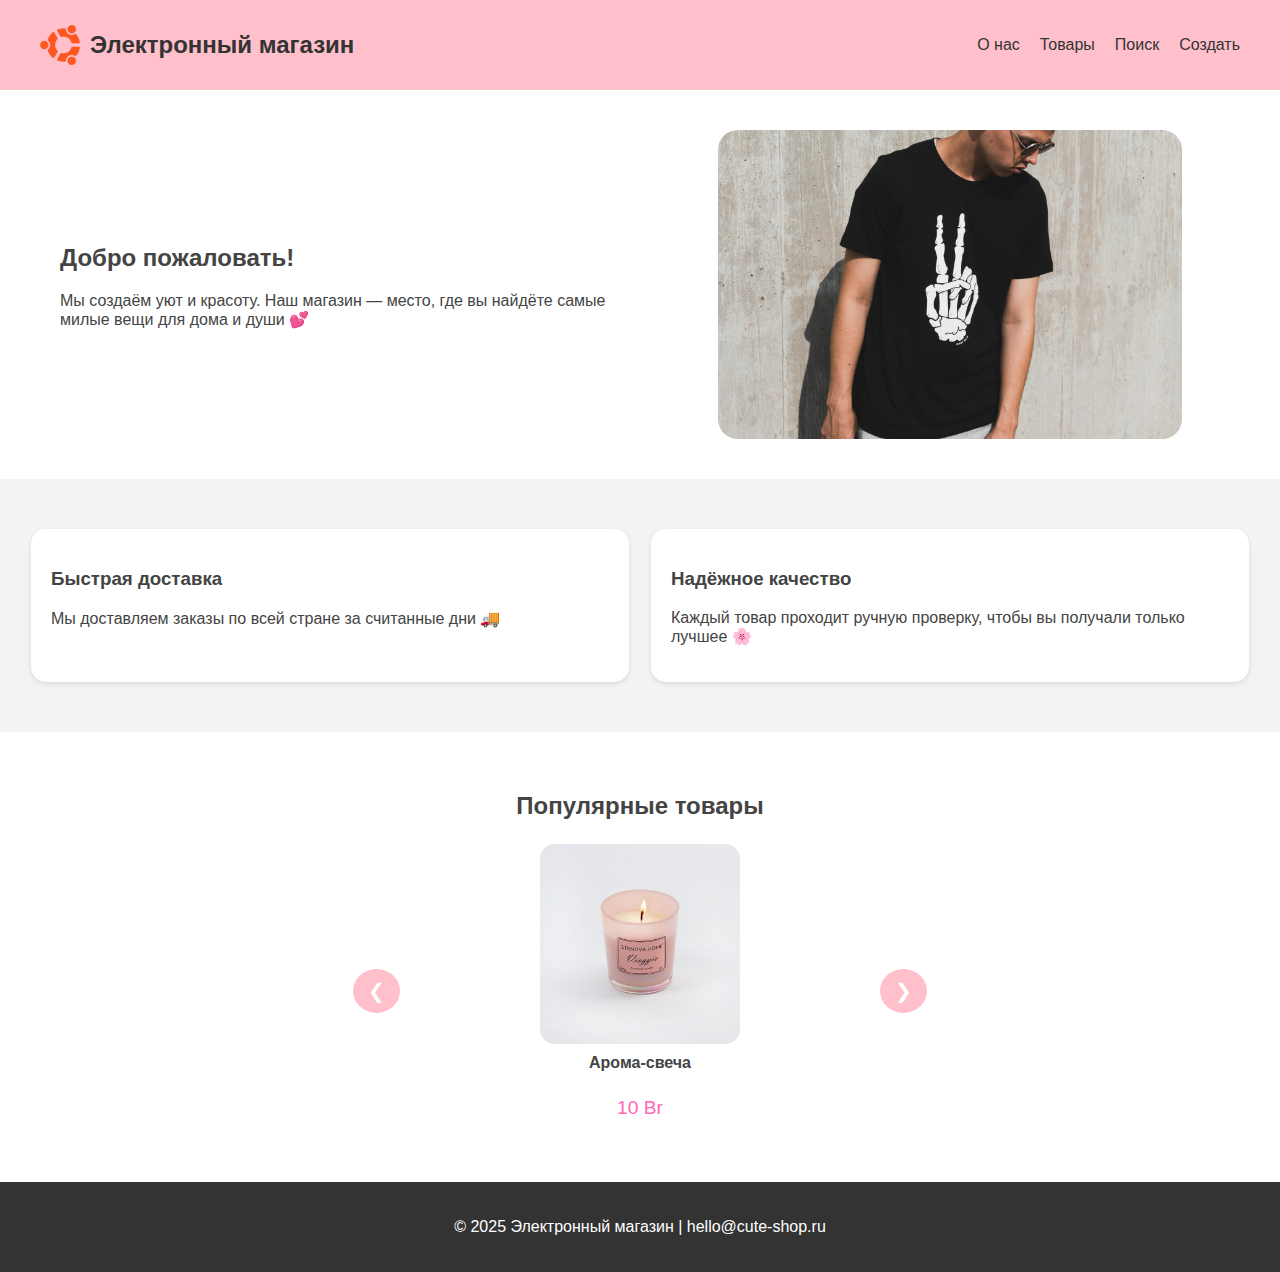
<file: Проект/index.html>
<!-- 
  ДЕКЛАРАЦИЯ ТИПА ДОКУМЕНТА HTML5
  Обязательная первая строка любого HTML-документа
  Сообщает браузеру, что это документ стандарта HTML5
  Без этой строки браузер может перейти в "режим совместимости" (quirks mode)
-->
<!DOCTYPE html>

<!-- 
  КОРНЕВОЙ ЭЛЕМЕНТ HTML С УКАЗАНИЕМ ЯЗЫКА
  lang="ru" - атрибут языка, критически важен для:
  - Поисковой оптимизации (SEO)
  - Доступности (скринридеры правильно произносят текст)
  - Автоматического перевода браузера
-->
<html lang="ru">

<!-- 
  СЕКЦИЯ HEAD - МЕТАДАННЫЕ ДОКУМЕНТА
  Содержит информацию для браузера и поисковых систем
  Не отображается напрямую на странице, но влияет на её поведение
-->
<head>
  <!-- 
    МЕТАТЕГ КОДИРОВКИ СИМВОЛОВ
    UTF-8 поддерживает все языки мира, включая кириллицу
    Без этого тега русские буквы могут отображаться как "кракозябры"
  -->
  <meta charset="UTF-8" />
  
  <!-- 
    VIEWPORT - КЛЮЧЕВОЙ МЕТАТЕГ ДЛЯ АДАПТИВНОГО ДИЗАЙНА
    Управляет отображением на мобильных устройствах:
    - width=device-width: ширина области просмотра равна ширине устройства
    - initial-scale=1.0: начальный масштаб 100% (без увеличения/уменьшения)
    
    Без этого тега мобильные браузеры будут масштабировать страницу 
    как десктопную, делая текст очень мелким
  -->
  <meta name="viewport" content="width=device-width, initial-scale=1.0" />
  
  <!-- 
    ЗАГОЛОВОК СТРАНИЦЫ (TITLE)
    Отображается в:
    - Вкладке браузера
    - Результатах поиска (SERP)
    - Закладках браузера
    Важен для SEO и пользовательского опыта
  -->
  <title>"Электронный" магазин</title>
  
  <!-- 
    ПОДКЛЮЧЕНИЕ ВНЕШНЕЙ ТАБЛИЦЫ СТИЛЕЙ CSS
    rel="stylesheet" - определяет отношение между документами
    href="style.css" - относительный путь к CSS-файлу
    Стили применяются ко всей странице
  -->
  <link rel="stylesheet" href="style.css" />
</head>

<!-- 
  ТЕЛО ДОКУМЕНТА (BODY)
  Содержит весь видимый контент, который пользователь видит в браузере
  Здесь размещаются все элементы интерфейса
-->
<body>

  <!-- 
    СЕМАНТИЧЕСКИЙ ТЕГ HEADER - ШАПКА САЙТА
    Представляет вводную часть или навигационную группу
    Семантические теги улучшают доступность и SEO
  -->
  <header class="header">
    <!-- 
      КОНТЕЙНЕР ДЛЯ ЛОГОТИПА И НАЗВАНИЯ
      class="logo-container" - CSS-класс для группировки и стилизации
      связанных элементов
    -->
    <div class="logo-container">
      <!-- 
        ИЗОБРАЖЕНИЕ ЛОГОТИПА
        src="images/logo.png" - относительный путь к файлу изображения
        alt="Эмблема" - АЛЬТЕРНАТИВНЫЙ ТЕКСТ (обязателен для доступности):
          - Читается скринридерами для слабовидящих
          - Показывается если изображение не загрузилось
          - Важен для SEO (поисковые системы "видят" изображения через alt)
        class="logo" - CSS-класс для стилизации конкретно этого изображения
      -->
      <img src="images/logo.png" alt="Эмблема" class="logo" />
      
      <!-- 
        ГЛАВНЫЙ ЗАГОЛОВОК СТРАНИЦЫ (H1)
        Должен быть ТОЛЬКО ОДИН на странице (семантический стандарт)
        Самый важный заголовок для SEO - должен точно описывать содержание
      -->
      <h1 class="site-title">Электронный магазин</h1>
    </div>

    <!-- 
      СЕМАНТИЧЕСКИЙ ТЕГ НАВИГАЦИИ (NAV)
      Представляет блок основных навигационных ссылок
      Скринридеры и поисковые системы понимают, что это меню навигации
    -->
    <nav class="nav">
      <!-- 
        НАВИГАЦИОННЫЕ ССЫЛКИ
        Структура предполагает следующие страницы:
        - about.html: страница "О нас" с подробной информацией
        - #products: якорная ссылка на секцию с товарами на этой же странице
        - search.html: страница поиска товаров
        - create.html: страница создания новых товаров
      -->
      <a href="about.html" class="active">О нас</a>
      
      <!-- 
        ЯКОРНАЯ ССЫЛКА НА СЕКЦИЮ НА ЭТОЙ ЖЕ СТРАНИЦЕ
        #products - ссылается на элемент с id="products"
        При клике страница прокрутится к этой секции
      -->
      <a href="#products">Товары</a>
      <a href="search.html">Поиск</a>
      <a href="create.html">Создать</a>
    </nav>
  </header>

  <!-- 
    СЕКЦИЯ "О НАС" С СЕМАНТИЧЕСКИМ ID
    id="about" - уникальный идентификатор для:
      - Якорных ссылок (<a href="#about">)
      - CSS-стилизации (#about { ... })
      - JavaScript (document.getElementById('about'))
    class="about-section" - CSS-класс для стилизации
  -->
  <section id="about" class="about-section">
    <!-- 
      ТЕКСТОВАЯ ЧАСТЬ СЕКЦИИ
      Содержит заголовок и описание компании
    -->
    <div class="about-text">
      <!-- 
        ЗАГОЛОВОК ВТОРОГО УРОВНЯ (H2)
        Иерархия заголовков: h1 > h2 > h3 > h4 > h5 > h6
        Важно соблюдать порядок для семантики и SEO
      -->
      <h2>Добро пожаловать!</h2>
      
      <!-- 
        ОСНОВНОЙ ТЕКСТ СЕКЦИИ
        Содержит эмодзи ❤️ - современный способ добавления иконок
        Эмодзи поддерживаются всеми современными браузерами
      -->
      <p>
        Мы создаём уют и красоту. Наш магазин — место, где вы найдёте самые милые вещи для дома и души 💕
      </p>
    </div>
    
    <!-- 
      ЧАСТЬ С ИЗОБРАЖЕНИЕМ
      class="about-image" - CSS-класс для позиционирования и стилизации изображения
    -->
    <div class="about-image">
      <!-- 
        ОСНОВНОЕ ИЗОБРАЖЕНИЕ МАГАЗИНА
        src="images/main.jpg" - главное изображение страницы
        alt="Магазин" - описание изображения для доступности и SEO
      -->
      <img src="images/main.jpg" alt="Магазин" />
    </div>
  </section>

  <!-- 
    СЕКЦИЯ С ДВУМЯ ИНФОРМАЦИОННЫМИ КОЛОНКАМИ
    class="info-section" - CSS-класс для общего контейнера
    Предполагается flexbox или grid layout в CSS для расположения колонок
  -->
  <section class="info-section">
    <!-- 
      ПЕРВАЯ ИНФОРМАЦИОННАЯ КОЛОНКА
      class="info-column" - CSS-класс для стилизации колонок
    -->
    <div class="info-column">
      <!-- Заголовок третьего уровня для подраздела -->
      <h3>Быстрая доставка</h3>
      
      <!-- 
        Текст колонки с эмодзи
        Эмодзи 🚚 визуально усиливает сообщение о доставке
      -->
      <p>Мы доставляем заказы по всей стране за считанные дни 🚚</p>
    </div>
    
    <!-- ВТОРАЯ ИНФОРМАЦИОННАЯ КОЛОНКА -->
    <div class="info-column">
      <h3>Надёжное качество</h3>
      <p>Каждый товар проходит ручную проверку, чтобы вы получали только лучшее 🌸</p>
    </div>
  </section>

  <!-- 
    СЕКЦИЯ КАРУСЕЛИ С ТОВАРАМИ
    id="products" - якорь для навигационной ссылки <a href="#products">
    class="carousel-section" - CSS-класс для стилизации всей секции
  -->
  <section id="products" class="carousel-section">
    <!-- Заголовок секции товаров -->
    <h2>Популярные товары</h2>
    
    <!-- 
      ОСНОВНОЙ КОНТЕЙНЕР КАРУСЕЛИ
      class="carousel" - CSS-класс для позиционирования элементов карусели
    -->
    <div class="carousel">
      <!-- 
        КНОПКА "НАЗАД" КАРУСЕЛИ
        class="carousel-btn prev" - CSS-классы для стилизации кнопки
        &#10094; - HTML-сущность для символа "◀" (левая стрелка)
        Содержимое кнопки будет обрабатываться JavaScript
      -->
      <button class="carousel-btn prev">&#10094;</button>

      <!-- 
        ОКНО КАРУСЕЛИ - ВИДИМАЯ ОБЛАСТЬ
        class="carousel-window" - CSS-класс с overflow: hidden
        Обрезает содержимое, показывая только один товар за раз
      -->
      <div class="carousel-window">
        <!-- 
          ДОРОЖКА КАРУСЕЛИ - ПЕРЕМЕЩАЮЩАЯСЯ ЧАСТЬ
          class="carousel-track" - CSS-класс для контейнера всех товаров
          Будет ЗАПОЛНЕНА ДИНАМИЧЕСКИ через JavaScript из products.js
          JavaScript будет создавать карточки товаров и добавлять их сюда
        -->
        <div class="carousel-track">
          <!-- 
            ПРИМЕР ТОГО, ЧТО СОЗДАСТ JAVASCRIPT:
            <div class="carousel-item">
              <img src="images/product1.jpg" alt="Название товара">
              <div class="product-name">Название товара</div>
              <div class="product-price">100 Br</div>
            </div>
          -->
        </div>
      </div>

      <!-- 
        КНОПКА "ВПЕРЁД" КАРУСЕЛИ
        &#10095; - HTML-сущность для символа "▶" (правая стрелка)
      -->
      <button class="carousel-btn next">&#10095;</button>
    </div>
  </section>

  <!-- 
    СЕМАНТИЧЕСКИЙ ТЕГ FOOTER - ПОДВАЛ СТРАНИЦЫ
    id="contact" - идентификатор для контактной информации
    class="footer" - CSS-класс для стилизации подвала
  -->
  <footer id="contact" class="footer">
    <!-- 
      ИНФОРМАЦИЯ О КОПИРАЙТЕ И КОНТАКТАХ
      &copy; - HTML-сущность для символа авторского права ©
      | - разделитель информации
      hello@cute-shop.ru - контактный email
    -->
    <p>© 2025 Электронный магазин | hello@cute-shop.ru</p>
  </footer>

  <!-- 
    ПОДКЛЮЧЕНИЕ JAVASCRIPT ФАЙЛОВ
    Скрипты подключаются В КОНЦЕ BODY для оптимизации загрузки:
    
    ПРЕИМУЩЕСТВА:
    1. ⚡ Страница отображается быстрее (HTML и CSS загружаются первыми)
    2. 🎯 Гарантия что DOM-элементы уже созданы к моменту выполнения скриптов
    3. 🚀 Скрипты не блокируют отображение контента
  -->
  
  <!-- 
    products.js - СОДЕРЖИТ ДАННЫЕ О ТОВАРАХ
    Предполагаемая структура:
    const productStore = {
      categories: {
        "Электроника": [
          { name: "Смартфон", price: "500 Br", image: "phone.jpg" },
          { name: "Ноутбук", price: "1000 Br", image: "laptop.jpg" }
        ],
        // ... другие категории
      }
    };
  -->
  <script src="products.js"></script>
  
  <!-- 
    script.js - ОСНОВНОЙ СКРИПТ ДЛЯ ГЛАВНОЙ СТРАНИЦЫ
    Содержит:
    - Логику работы карусели товаров
    - Обработчики событий для кнопок
    - Функции для динамического создания элементов карусели
    - Взаимодействие с данными из products.js
  -->
  <script src="script.js"></script>

</body>
<!-- КОНЕЦ HTML-ДОКУМЕНТА -->
</html>
</file>
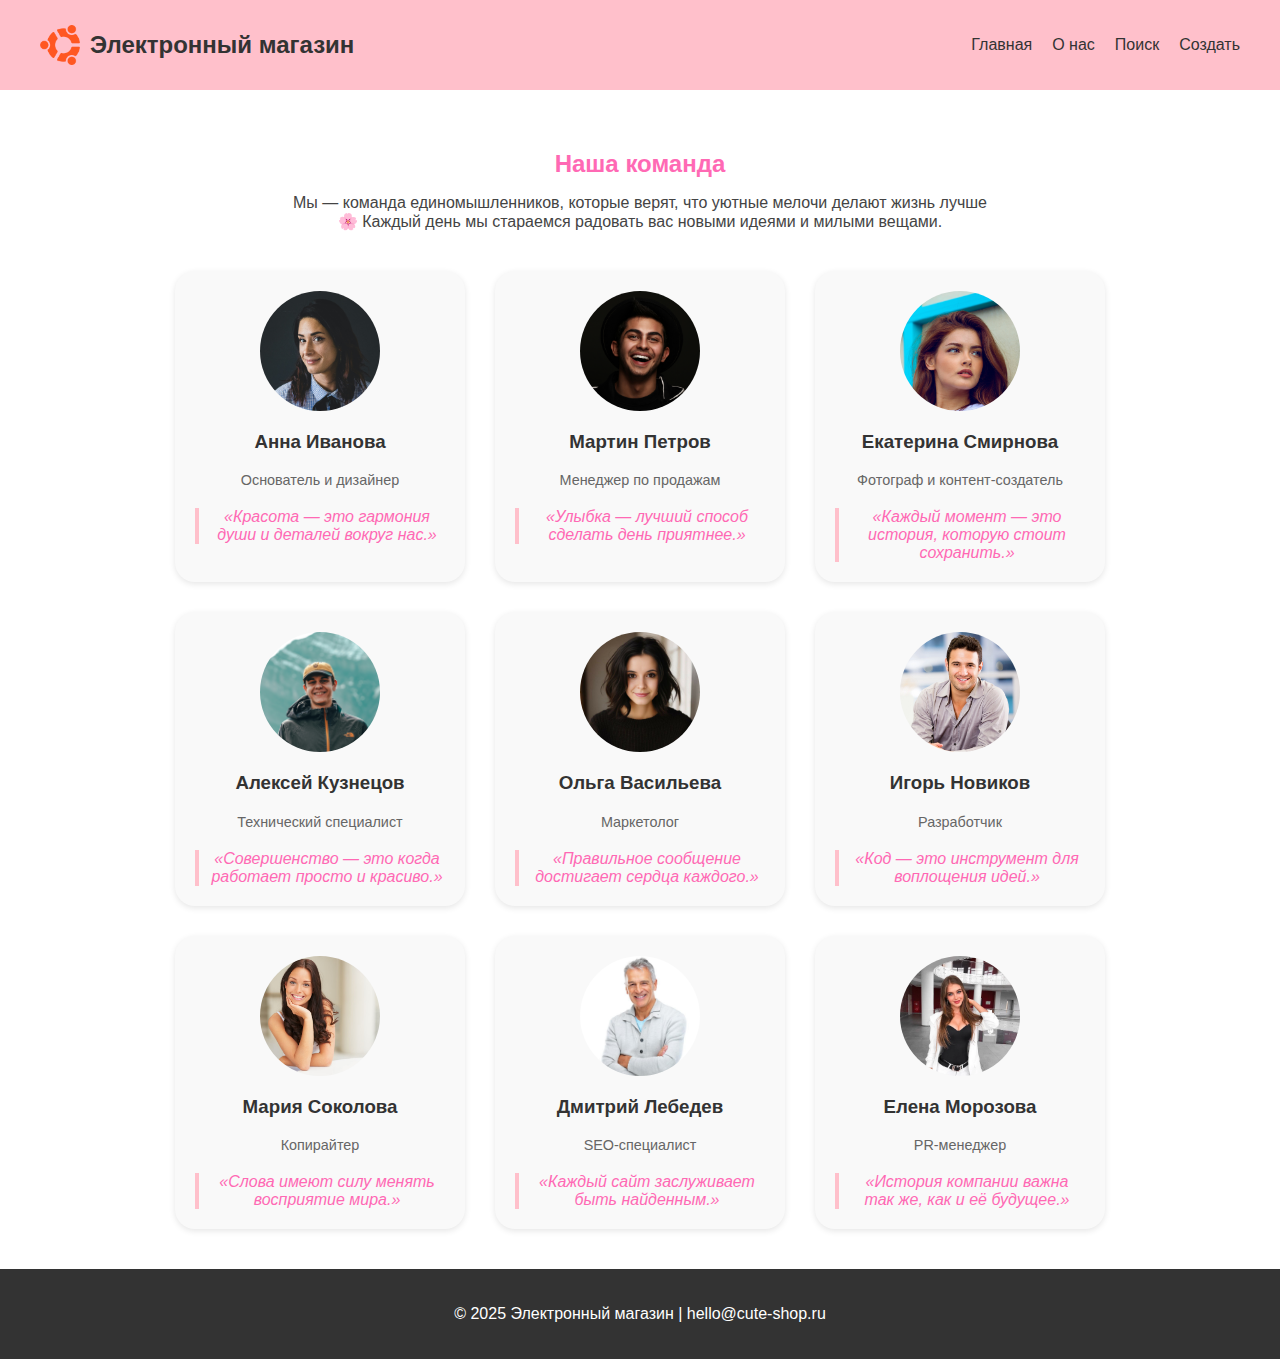
<file: Проект/about.html>
<!-- 
  ДЕКЛАРАЦИЯ ТИПА ДОКУМЕНТА HTML5
  Обязательная первая строка, сообщает браузеру что это документ стандарта HTML5
  Без этой строки браузер может перейти в "режим совместимости" (quirks mode)
  что приведет к некорректному отображению страницы
-->
<!DOCTYPE html>

<!-- 
  КОРНЕВОЙ ЭЛЕМЕНТ HTML С УКАЗАНИЕМ ЯЗЫКА
  lang="ru" - атрибут языка, критически важен для:
  - Поисковой оптимизации (SEO) - поисковые системы понимают язык контента
  - Доступности - скринридеры правильно произносят текст
  - Автоматического перевода браузера
-->
<html lang="ru">

<!-- 
  СЕКЦИЯ HEAD - МЕТАДАННЫЕ ДОКУМЕНТА
  Содержит служебную информацию для браузера и поисковых систем
  Не отображается напрямую на странице, но влияет на её поведение и отображение
-->
<head>
  <!-- 
    МЕТАТЕГ КОДИРОВКИ СИМВОЛОВ
    UTF-8 (Unicode Transformation Format) - универсальная кодировка,
    поддерживающая все языки мира, включая русские буквы
    Без этого тега кириллица может отображаться как "кракозябры"
  -->
  <meta charset="UTF-8" />
  
  <!-- 
    VIEWPORT - КРИТИЧЕСКИ ВАЖНЫЙ МЕТАТЕГ ДЛЯ АДАПТИВНОГО ДИЗАЙНА
    Управляет отображением на мобильных устройствах:
    - width=device-width: ширина области просмотра равна ширине устройства
    - initial-scale=1.0: начальный масштаб 100% (без увеличения/уменьшения)
    
    Без этого тега мобильные браузеры будут масштабировать страницу 
    как десктопную, делая текст очень мелким
  -->
  <meta name="viewport" content="width=device-width, initial-scale=1.0" />
  
  <!-- 
    ЗАГОЛОВОК СТРАНИЦЫ (TITLE)
    Отображается в:
    - Вкладке браузера
    - Результатах поиска (SERP - Search Engine Results Page)
    - Закладках браузера
    - Истории просмотров
    
    Важен для SEO и пользовательского опыта
    "О нас — Электронный магазин" четко описывает содержание страницы
  -->
  <title>О нас — Электронный магазин</title>
  
  <!-- 
    ПОДКЛЮЧЕНИЕ ВНЕШНЕЙ ТАБЛИЦЫ СТИЛЕЙ CSS
    rel="stylesheet" - определяет отношение между документами (relationship)
    href="style.css" - относительный путь к CSS-файлу
    
    Стили применяются ко всей странице и определяют внешний вид элементов
    Один CSS-файл используется для всех страниц сайта для единообразия дизайна
  -->
  <link rel="stylesheet" href="style.css" />
</head>

<!-- 
  ТЕЛО ДОКУМЕНТА (BODY)
  Содержит весь видимый контент, который пользователь видит в браузере
  Здесь размещаются все элементы интерфейса: текст, изображения, навигация и т.д.
-->
<body>

  <!-- 
    СЕМАНТИЧЕСКИЙ ТЕГ HEADER - ШАПКА САЙТА
    Представляет вводную часть или навигационную группу
    Семантические теги улучшают:
    - Доступность (скринридеры понимают структуру)
    - SEO (поисковые системы лучше индексируют контент)
    - Читаемость кода для разработчиков
  -->
  <header class="header">
    <!-- 
      КОНТЕЙНЕР ДЛЯ ЛОГОТИПА И НАЗВАНИЯ
      class="logo-container" - CSS-класс для группировки и стилизации
      связанных элементов (логотип и название сайта)
    -->
    <div class="logo-container">
      <!-- 
        ИЗОБРАЖЕНИЕ ЛОГОТИПА
        src="images/logo.png" - относительный путь к файлу изображения
        alt="Эмблема" - АЛЬТЕРНАТИВНЫЙ ТЕКСТ (обязателен для доступности):
          - Читается скринридерами для слабовидящих
          - Показывается если изображение не загрузилось
          - Важен для SEO (поисковые системы "видят" изображения через alt)
        class="logo" - CSS-класс для стилизации конкретно этого изображения
      -->
      <img src="images/logo.png" alt="Эмблема" class="logo" />
      
      <!-- 
        ГЛАВНЫЙ ЗАГОЛОВОК СТРАНИЦЫ (H1)
        Должен быть ТОЛЬКО ОДИН на странице (семантический стандарт)
        Самый важный заголовок для SEO - должен точно описывать содержание страницы
        "Электронный магазин" - брендовое название, одинаковое на всех страницах
      -->
      <h1 class="site-title">Электронный магазин</h1>
    </div>

    <!-- 
      СЕМАНТИЧЕСКИЙ ТЕГ НАВИГАЦИИ (NAV)
      Представляет блок основных навигационных ссылок
      Скринридеры и поисковые системы понимают, что это меню навигации
    -->
    <nav class="nav">
      <!-- 
        НАВИГАЦИОННЫЕ ССЫЛКИ - СТРУКТУРА САЙТА:
        
        Структура файлов предполагается такой:
        project/
        ├── index.html      (Главная страница)
        ├── about.html      (О нас - текущая страница)  
        ├── search.html     (Поиск товаров)
        ├── create.html     (Создание товаров)
        ├── style.css       (Общие стили)
        └── images/
            └── logo.png    (Логотип)
      -->
      
      <!-- Ссылка на главную страницу -->
      <a href="index.html">Главная</a>
      
      <!-- 
        ССЫЛКА НА ТЕКУЩУЮ СТРАНИЦУ С КЛАССОМ "active"
        class="active" - специальный CSS-класс для визуального выделения
        текущей страницы в меню навигации
        
        Обычно стилизуется другим цветом, подчеркиванием или жирным шрифтом
        чтобы пользователь понимал, на какой странице он находится
      -->
      <a href="about.html" class="active">О нас</a>
      
      <!-- Ссылка на страницу поиска товаров -->
      <a href="search.html">Поиск</a>
      
      <!-- Ссылка на страницу создания новых товаров -->
      <a href="create.html">Создать</a>
    </nav>
  </header>

  <!-- 
    СЕМАНТИЧЕСКИЙ ТЕГ MAIN - ОСНОВНОЕ СОДЕРЖИМОЕ СТРАНИЦЫ
    Должен быть ТОЛЬКО ОДИН на странице
    Представляет уникальное основное содержимое страницы
    Помогает скринридерам понять, где начинается основной контент
  -->
  <main class="about-page">
    <!-- 
      СЕКЦИЯ ВВЕДЕНИЯ О КОМАНДЕ
      section - семантический тег для логического раздела контента
      class="team-intro" - CSS-класс для стилизации этой конкретной секции
    -->
    <section class="team-intro">
      <!-- 
        ЗАГОЛОВОК СЕКЦИИ (H2)
        Второй по важности заголовок после H1
        Создает иерархию: H1 (страница) > H2 (раздел) > H3 (подраздел)
      -->
      <h2>Наша команда</h2>
      
      <!-- 
        ОПИСАНИЕ КОМАНДЫ
        Содержит эмодзи 🌸 - современный способ добавления визуальных акцентов
        Эмодзи поддерживаются всеми современными браузерами и улучшают восприятие текста
      -->
      <p>
        Мы — команда единомышленников, которые верят, что уютные мелочи делают жизнь лучше 🌸  
        Каждый день мы стараемся радовать вас новыми идеями и милыми вещами.
      </p>
    </section>

    <!-- 
      СЕКЦИЯ КОМАНДЫ - ДИНАМИЧЕСКИ ЗАПОЛНЯЕМАЯ ЧЕРЕЗ JAVASCRIPT
      
      id="team" - уникальный идентификатор для:
        - JavaScript (document.getElementById('team'))
        - CSS-стилизации (#team { ... })
      
      class="team-section" - CSS-класс для стилизации контейнера команды
      
      ЭТОТ КОНТЕЙНЕР БУДЕТ ЗАПОЛНЕН ДИНАМИЧЕСКИ через JavaScript (about.js)
      JavaScript создаст карточки сотрудников и добавит их внутрь этого элемента
    -->
    <section id="team" class="team-section">
      <!-- 
        ПРИМЕР ТОГО, ЧТО СОЗДАСТ JAVASCRIPT:
        
        <div class="team-member">
          <img src="images/team/anna.jpg" alt="Анна">
          <h3>Анна</h3>
          <p class="position">Основатель магазина</p>
          <blockquote>Люблю создавать уют!</blockquote>
        </div>
        
        <div class="team-member">
          <img src="images/team/maria.jpg" alt="Мария">
          <h3>Мария</h3>
          <p class="position">Дизайнер</p>
          <blockquote>Красота в деталях!</blockquote>
        </div>
      -->
    </section>
  </main>

  <!-- 
    СЕМАНТИЧЕСКИЙ ТЕГ FOOTER - ПОДВАЛ СТРАНИЦЫ
    id="contact" - идентификатор для контактной информации
    class="footer" - CSS-класс для стилизации подвала
  -->
  <footer id="contact" class="footer">
    <!-- 
      ИНФОРМАЦИЯ О КОПИРАЙТЕ И КОНТАКТАХ
      &copy; - HTML-сущность для символа авторского права ©
      | - разделитель информации (просто символ, не имеющий семантического значения)
      hello@cute-shop.ru - контактный email для связи с компанией
    -->
    <p>© 2025 Электронный магазин | hello@cute-shop.ru</p>
  </footer>

  <!-- 
    ПОДКЛЮЧЕНИЕ JAVASCRIPT ФАЙЛА
    Скрипты подключаются В КОНЦЕ BODY для оптимизации загрузки страницы
    
    ПРЕИМУЩЕСТВА ТАКОГО ПОДХОДА:
    1. ⚡ ПРОИЗВОДИТЕЛЬНОСТЬ: 
       - HTML и CSS загружаются и отображаются первыми
       - Пользователь видит страницу быстрее
       - Скрипты не блокируют отображение контента
    
    2. 🎯 ДОСТУПНОСТЬ DOM:
       - К моменту выполнения скриптов все DOM-элементы уже созданы
       - document.getElementById() гарантированно найдет элементы
       - Не нужно ждать события DOMContentLoaded внутри скрипта
    
    3. 📱 ЛУЧШИЙ ПОЛЬЗОВАТЕЛЬСКИЙ ОПЫТ:
       - Страница становится интерактивной быстрее
       - Меньше времени до первой отрисовки контента
  -->
  
  <!-- 
    about.js - СКРИПТ ДЛЯ СТРАНИЦЫ "О НАС"
    Содержит логику для:
    - Динамического создания карточек сотрудников
    - Заполнения секции #team данными о команде
    - Возможно: анимации, взаимодействия с карточками
  -->
  <script src="about.js"></script>

</body>
<!-- КОНЕЦ HTML-ДОКУМЕНТА -->
</html>
</file>
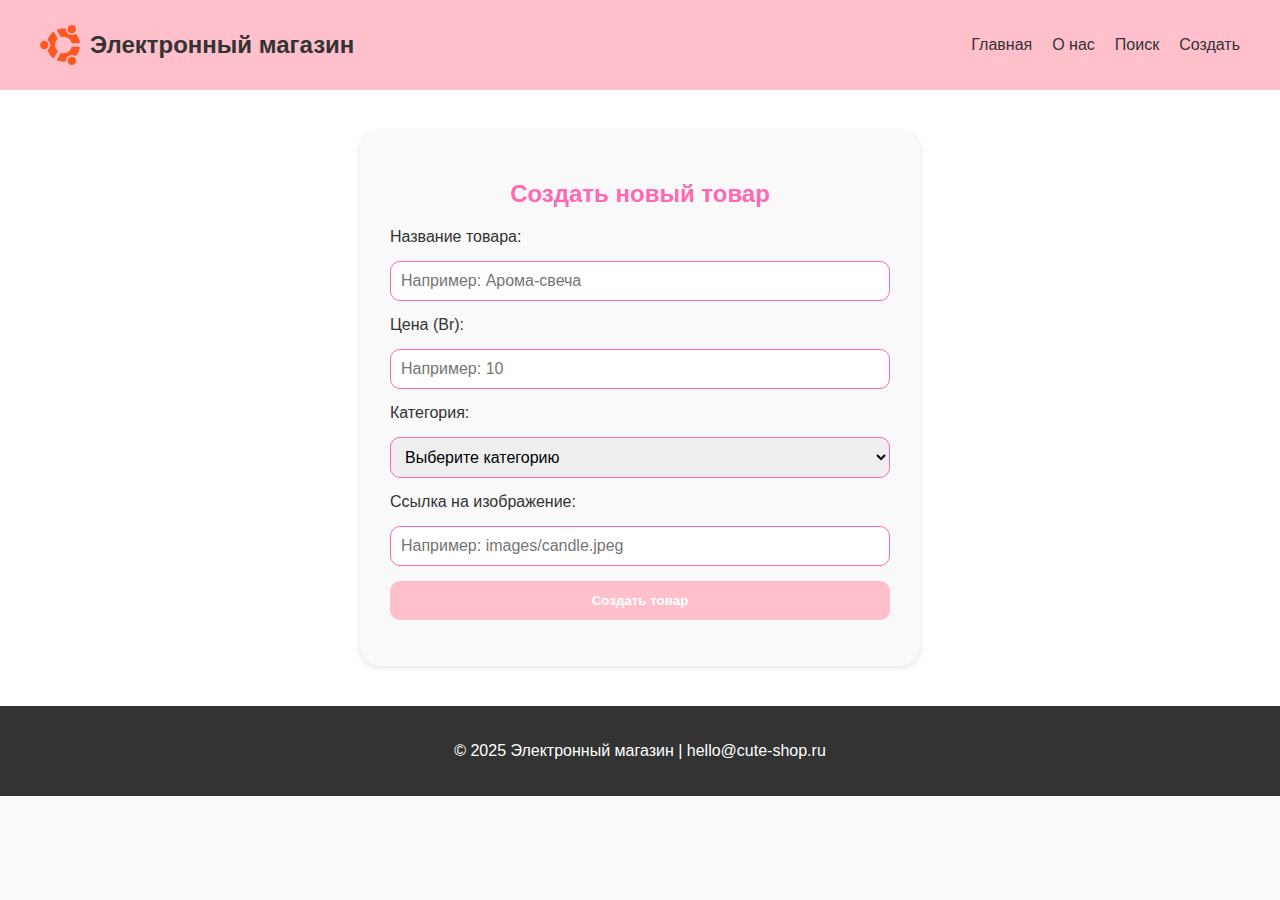
<file: Проект/create.html>
<!-- 
  ДЕКЛАРАЦИЯ ТИПА ДОКУМЕНТА (DOCTYPE)
  Это указание браузеру, что данный документ соответствует стандарту HTML5.
  Без этой строки браузер может перейти в режим совместимости (quirks mode),
  что приведет к некорректному отображению страницы.
-->
<!DOCTYPE html>

<!-- 
  ОТКРЫВАЮЩИЙ ТЕГ HTML-ДОКУМЕНТА
  lang="ru" - атрибут языка, указывает что основной язык страницы - русский.
  Это важно для поисковых систем и программ чтения (скринридеров).
-->
<html lang="ru">

<!-- 
  СЕКЦИЯ HEAD - СЛУЖЕБНАЯ ИНФОРМАЦИЯ
  Содержит метаданные, которые не отображаются напрямую на странице,
  но необходимы для правильной работы и отображения контента.
-->
<head>
  <!-- 
    МЕТАТЕГ КОДИРОВКИ
    charset="UTF-8" - указывает кодировку символов (Unicode Transformation Format).
    UTF-8 поддерживает все языки мира, включая кириллицу.
    Без этой строки русские символы могут отображаться как "кракозябры".
  -->
  <meta charset="UTF-8" />
  
  <!-- 
    VIEWPORT - НАСТРОЙКИ ОТОБРАЖЕНИЯ НА МОБИЛЬНЫХ УСТРОЙСТВАХ
    width=device-width - ширина viewport равна ширине устройства
    initial-scale=1.0 - начальный масштаб 100%
    Этот метатег критически важен для адаптивного дизайна.
    Без него мобильные браузеры будут масштабировать страницу как десктопную.
  -->
  <meta name="viewport" content="width=device-width, initial-scale=1.0" />
  
  <!-- 
    ЗАГОЛОВОК СТРАНИЦЫ
    Отображается:
    - во вкладке браузера
    - в результатах поиска (SEO)
    - в истории браузера
    - при добавлении в закладки
  -->
  <title>Создать товар — Электронный магазин</title>
  
  <!-- 
    ПОДКЛЮЧЕНИЕ ВНЕШНЕЙ ТАБЛИЦЫ СТИЛЕЙ (CSS)
    rel="stylesheet" - определяет отношение между документами (relationship)
    href="style.css" - путь к CSS-файлу
    Стили применяются ко всей странице.
  -->
  <link rel="stylesheet" href="style.css" />
</head>

<!-- 
  ТЕЛО ДОКУМЕНТА (BODY)
  Содержит весь видимый контент, который пользователь видит в браузере.
  Здесь размещаются: тексты, изображения, формы, кнопки и другие элементы.
-->
<body>

  <!-- 
    СЕМАНТИЧЕСКИЙ ТЕГ HEADER
    Представляет вводную часть или навигационную группу.
    Семантические теги улучшают доступность и SEO.
  -->
  <header class="header">
    <!-- 
      КОНТЕЙНЕР ДЛЯ ЛОГОТИПА И НАЗВАНИЯ
      class="logo-container" - CSS-класс для стилизации
      Это блочный элемент, который группирует логотип и заголовок.
    -->
    <div class="logo-container">
      <!-- 
        ИЗОБРАЖЕНИЕ ЛОГОТИПА
        src="images/logo.png" - путь к файлу изображения
        alt="Эмблема" - альтернативный текст (обязателен для доступности)
        class="logo" - CSS-класс для стилизации
        Если изображение не загрузится, покажется текст "Эмблема"
      -->
      <img src="images/logo.png" alt="Эмблема" class="logo" />
      
      <!-- 
        ЗАГОЛОВОК ПЕРВОГО УРОВНЯ
        h1 - главный заголовок страницы (должен быть только один на странице)
        class="site-title" - CSS-класс для стилизации
        Важен для SEO - поисковые системы считают его самым важным заголовком.
      -->
      <h1 class="site-title">Электронный магазин</h1>
    </div>
    
    <!-- 
      СЕМАНТИЧЕСКИЙ ТЕГ NAVIGATION
      Представляет блок навигационных ссылок.
      Скринридеры и поисковые системы понимают, что это меню навигации.
    -->
    <nav class="nav">
      <!-- 
        ССЫЛКИ НАВИГАЦИИ
        href="index.html" - относительный путь к файлу
        class="active" - специальный класс для выделения текущей страницы
        Относительные пути работают от текущей директории.
      -->
      <a href="index.html">Главная</a>
      <a href="about.html">О нас</a>
      <a href="search.html">Поиск</a>
      
      <!-- 
        ССЫЛКА НА ТЕКУЩУЮ СТРАНИЦУ
        class="active" - обычно используется для стилизации текущей страницы
        Например, можно сделать другой цвет или подчеркивание.
      -->
      <a href="create.html" class="active">Создать</a>
    </nav>
  </header>

  <!-- 
    СЕМАНТИЧЕСКИЙ ТЕГ MAIN
    Представляет основное содержимое документа.
    Должен быть только один на странице.
    Помогает скринридерам понять, где начинается основной контент.
  -->
  <main class="create-page">
    <!-- 
      СЕКЦИЯ ФОРМЫ
      section - семантический тег для логического раздела контента
      class="form-section" - CSS-класс для стилизации этой секции
    -->
    <section class="form-section">
      <!-- ЗАГОЛОВОК ФОРМЫ - уровень h2 (второй по важности после h1) -->
      <h2>Создать новый товар</h2>
      
      <!-- 
        ФОРМА ДЛЯ СОЗДАНИЯ ТОВАРА
        id="productForm" - уникальный идентификатор для JavaScript
        Форма собирает данные от пользователя и отправляет их на обработку.
      -->
      <form id="productForm">
        <!-- 
          ПОЛЕ ВВОДА: НАЗВАНИЕ ТОВАРА
          label for="name" - связывает текст метки с полем ввода
          input type="text" - поле для ввода текста
          id="name" - идентификатор, связывается с for="name" в label
          name="name" - имя поля при отправке формы
          placeholder="Например: Арома-свеча" - пример текста-подсказки
          required - обязательное поле (браузер не даст отправить пустым)
        -->
        <label for="name">Название товара:</label>
        <input type="text" id="name" name="name" placeholder="Например: Арома-свеча" required />

        <!-- 
          ПОЛЕ ВВОДА: ЦЕНА
          type="number" - поле для ввода чисел (на мобильных показывает цифровую клавиатуру)
          min="0" - минимальное значение (нельзя ввести отрицательное число)
          placeholder="Например: 10" - пример значения
        -->
        <label for="price">Цена (Br):</label>
        <input type="number" id="price" name="price" placeholder="Например: 10" required min="0" />

        <!-- 
          ВЫПАДАЮЩИЙ СПИСОК: КАТЕГОРИЯ
          select - создает выпадающий список
          option - элементы списка
          value="" - значение, которое будет отправлено на сервер
        -->
        <label for="category">Категория:</label>
        <select id="category" name="category" required>
          <!-- 
            ПУСТАЯ ОПЦИЯ ПО УМОЛЧАНИЮ
            value="" - пустое значение
            Текст "Выберите категорию" подсказывает пользователю что выбрать
          -->
          <option value="">Выберите категорию</option>
          <!-- 
            ОСТАЛЬНЫЕ ОПЦИИ БУДУТ ДОБАВЛЕНЫ ЧЕРЕЗ JavaScript 
            динамически из файла products.js
          -->
        </select>

        <!-- 
          ПОЛЕ ВВОДА: ССЫЛКА НА ИЗОБРАЖЕНИЕ
          type="url" - специальное поле для ввода URL-адресов
          На мобильных устройствах может показывать специальную клавиатуру
        -->
        <label for="image">Ссылка на изображение:</label>
        <input type="url" id="image" name="image" placeholder="Например: images/candle.jpeg" required />

        <!-- 
          КНОПКА ОТПРАВКИ ФОРМЫ
          type="submit" - кнопка для отправки формы
          При нажатии срабатывает событие submit формы
        -->
        <button type="submit">Создать товар</button>
      </form>
      
      <!-- 
        БЛОК ДЛЯ СООБЩЕНИЙ ФОРМЫ
        id="formMessage" - идентификатор для вывода сообщений через JavaScript
        Изначально пустой, заполняется скриптом после валидации или отправки
      -->
      <p id="formMessage"></p>
    </section>
  </main>

  <!-- 
    СЕМАНТИЧЕСКИЙ ТЕГ FOOTER
    Представляет "подвал" страницы - информацию в нижней части.
    Обычно содержит контактную информацию, копирайт, дополнительные ссылки.
  -->
  <footer class="footer">
    <!-- 
      КОНТАКТНАЯ ИНФОРМАЦИЯ И КОПИРАЙТ
      &copy; - HTML-сущность для символа авторского права ©
      | - разделитель информации
    -->
    <p>© 2025 Электронный магазин | hello@cute-shop.ru</p>
  </footer>

  <!-- 
    ПОДКЛЮЧЕНИЕ JAVASCRIPT ФАЙЛОВ
    Скрипты подключаются в конце body для оптимизации загрузки:
    - Страница отобразится быстрее
    - Скрипты получат доступ ко всем DOM-элементам
  -->
  
  <!-- 
    products.js - вероятно, содержит данные о товарах и категориях
    Этот файл должен загружаться первым, так как create.js зависит от него
  -->
  <script src="products.js"></script>
  
  <!-- 
    create.js - основной скрипт для работы формы создания товара
    Содержит обработчики событий, валидацию, логику добавления товаров
  -->
  <script src="create.js"></script>

</body>
<!-- КОНЕЦ HTML-ДОКУМЕНТА -->
</html>
</file>
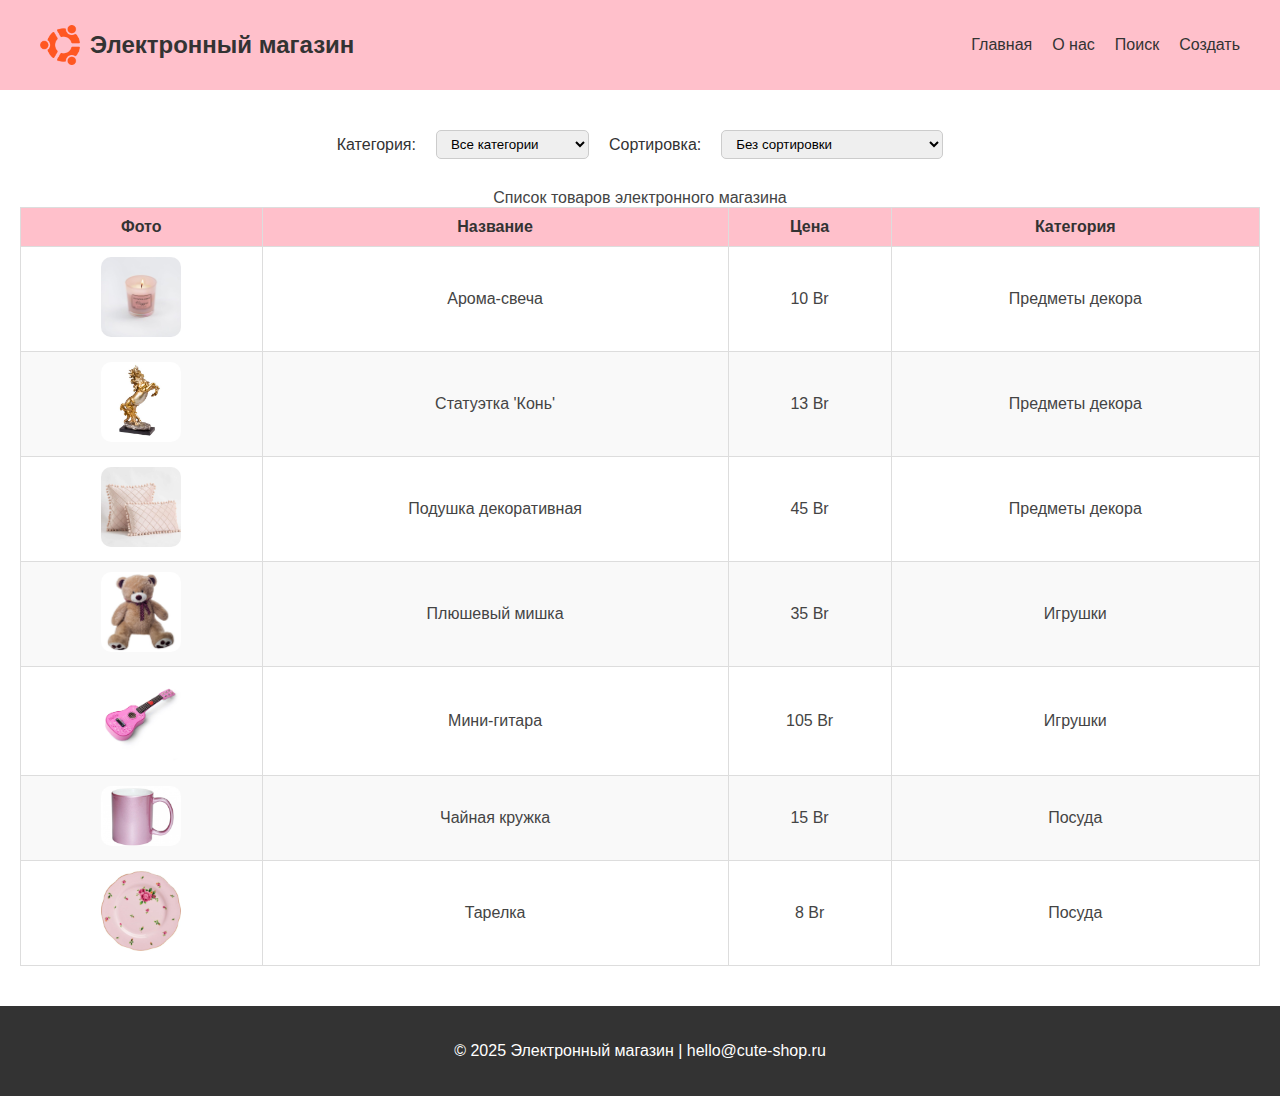
<file: Проект/search.html>
<!-- 
  ДЕКЛАРАЦИЯ HTML5
  
  ТЕОРИЯ: История стандартов HTML:
  - HTML 2.0 (1995): Первая стандартизированная версия
  - HTML 3.2 (1997): Добавлены таблицы, апплеты
  - HTML 4.01 (1999): Стандарт на 10 лет, разделение на Strict/Transitional
  - XHTML (2000): XML-совместимый HTML, строгий синтаксис
  - HTML5 (2014): Современный стандарт с семантическими тегами, мультимедиа
  
  Эволюция DOCTYPE:
  HTML 4: <!DOCTYPE HTML PUBLIC "-//W3C//DTD HTML 4.01//EN">
  XHTML: <!DOCTYPE html PUBLIC "-//W3C//DTD XHTML 1.0 Strict//EN">
  HTML5: <!DOCTYPE html> - упрощенный синтаксис
  
  Quirks Mode vs Standards Mode:
  - Quirks Mode: Эмуляция старых браузеров, некорректный рендеринг
  - Standards Mode: Современный рендеринг по спецификациям W3C
  - Almost Standards Mode: Промежуточный режим для совместимости
-->
<!DOCTYPE html>

<!-- 
  КОРНЕВОЙ ЭЛЕМЕНТ HTML
  
  ТЕОРИЯ: Атрибут lang в веб-разработке:
  - Влияет на синтез речи (screen readers)
  - Определяет язык для проверки орфографии
  - Указывает направление текста (ltr/rtl)
  - Влияет на выбор шрифтов и типографики
  - Важен для SEO (региональное ранжирование)
  
  Значения атрибута lang:
  - "ru" - русский язык
  - "en" - английский язык  
  - "en-US" - английский (США)
  - "zh-CN" - китайский (упрощенный)
  - "ar" - арабский (справа налево)
  
  Микроформаты и семантика:
  - Браузеры используют lang для подсказок перевода
  - Поисковые системы для регионального таргетинга
  - Скринридеры для правильного произношения
-->
<html lang="ru">

<!-- 
  СЕКЦИЯ HEAD - МЕТАДАННЫЕ ДОКУМЕНТА
  
  ТЕОРИЯ: Различие между HEAD и BODY:
  - HEAD: Метаинформация, не видимая пользователю
  - BODY: Содержимое, отображаемое пользователю
  
  Элементы HEAD по категориям:
  1. Базовые: <title>, <meta charset>, <base>
  2. SEO: <meta name="description">, <meta name="keywords">
  3. Viewport: <meta name="viewport">
  4. Подключения: <link>, <style>, <script>
  5. Социальные: <meta property="og:title"> (Open Graph)
-->
<head>
  <!-- 
    МЕТАТЕГ КОДИРОВКИ СИМВОЛОВ
    
    ТЕОРИЯ: История кодировок:
    - ASCII (1963): 128 символов, только латиница
    - ISO-8859-1: Западноевропейские языки
    - Windows-1251: Кириллическая кодировка
    - Unicode: Универсальный стандарт всех символов
    - UTF-8: Переменная длина (1-4 байта), обратная совместимость с ASCII
    
    Проблемы с кодировками:
    - Кракозябры: Несоответствие declared vs actual encoding
    - Mojibake: "РџСЂРёРІРµС‚" вместо "Привет"
    - BOM (Byte Order Mark): Невидимый симляр в начале файла
    
    Best Practices:
    - Всегда указывать charset в первых 1024 байтах
    - Использовать UTF-8 для веб-приложений
    - Согласовывать кодировки в БД, backend и frontend
  -->
  <meta charset="UTF-8" />
  
  <!-- 
    VIEWPORT - АДАПТИВНЫЙ ДИЗАЙН
    
    ТЕОРИЯ: История мобильного веба:
    - 2007: iPhone без viewport - масштабирование desktop сайтов
    - 2010: Responsive Web Design (Ethan Marcotte)
    - 2015: Mobile-first подход
    
    Значения viewport:
    - width: device-width | конкретное значение (px)
    - height: device-height | конкретное значение  
    - initial-scale: 0.1 - 10.0 (начальный зум)
    - minimum-scale: минимальный масштаб
    - maximum-scale: максимальный масштаб
    - user-scalable: yes | no (доступность!)
    
    Mobile-first принципы:
    - Проектирование с мобильных устройств
    - Progressive Enhancement
    - Touch-friendly интерфейсы
  -->
  <meta name="viewport" content="width=device-width, initial-scale=1.0" />
  
  <!-- 
    ЗАГОЛОВОК СТРАНИЦЫ (TITLE)
    
    ТЕОРИЯ: SEO и Title Tag:
    - Длина: 50-60 символов (Google обрезает до 600px)
    - Структура: "Ключевое слово - Бренд"
    - Уникальность: Каждая страница должна иметь уникальный title
    - Релевантность: Соответствие контенту страницы
    
    Места отображения:
    - SERP (Search Engine Results Page)
    - Browser Tab
    - Social Media Shares
    - Browser History
    
    Best Practices:
    - Основное ключевое слово в начале
    - Бренд в конце
    - Естественное звучание
    - Отражение содержимого страницы
  -->
  <title>Поиск товаров — Электронный магазин</title>
  
  <!-- 
    ПОДКЛЮЧЕНИЕ CSS
    
    ТЕОРИЯ: Каскадные таблицы стилей (CSS):
    - 1996: CSS Level 1 (Håkon Wium Lie)
    - 1998: CSS Level 2 (позиционирование, медиа-типы)
    - 2011: CSS3 (модульная структура)
    
    Атрибуты link:
    - rel: relationship (stylesheet, icon, preload, preconnect)
    - href: Hypertext Reference (URL ресурса)
    - type: MIME type (text/css для CSS)
    - media: media queries (screen, print, speech)
    - crossorigin: для CORS запросов
    
    Методы подключения CSS:
    1. External: <link> (рекомендуется)
    2. Internal: <style> в head
    3. Inline: style attribute (избегать)
  -->
  <link rel="stylesheet" href="style.css" />
  
  <!-- 
    ДОПОЛНИТЕЛЬНЫЕ МЕТА-ТЕГИ (рекомендуемые для продакшена):
    
    <meta name="description" content="Поиск товаров в электронном магазине">
    <meta name="keywords" content="товары, поиск, фильтрация, сортировка">
    <meta name="author" content="Электронный магазин">
    <link rel="icon" href="favicon.ico" type="image/x-icon">
    <meta property="og:title" content="Поиск товаров">
    <meta property="og:description" content="Найдите нужные товары">
    <meta property="og:image" content="images/og-image.jpg">
  -->
</head>

<!-- 
  ТЕЛО ДОКУМЕНТА (BODY)
  
  ТЕОРИЯ: DOM (Document Object Model):
  - Древовидная структура HTML документа
  - Программный интерфейс для доступа и манипуляции
  - Стандарт W3C: DOM Level 1, 2, 3, 4
  
  Этапы обработки HTML браузером:
  1. Парсинг: HTML → Tokens → DOM Tree
  2. Стилизация: CSS → CSSOM Tree
  3. Render Tree: DOM + CSSOM
  4. Layout: Расчет позиций и размеров
  5. Paint: Отрисовка пикселей
  6. Composite: Сборка слоев
  
  Critical Rendering Path:
  - Минимизация блокирующих ресурсов
  - Оптимизация порядка загрузки
  - Предварительная загрузка критических ресурсов
-->
<body>

  <!-- 
    СЕМАНТИЧЕСКИЙ ТЕГ HEADER
    
    ТЕОРИЯ: Семантическая разметка (HTML5):
    - <header>: Вводная часть или навигационная группа
    - <nav>: Блок навигационных ссылок
    - <main>: Основное уникальное содержимое
    - <article>: Независимый самодостаточный контент
    - <section>: Тематическая группировка контента
    - <aside>: Боковая панель, дополнительный контент
    - <footer>: Нижний колонтитул
    
    Преимущества семантики:
    - Доступность: Скринридеры понимают структуру
    - SEO: Поисковые системы лучше анализируют контент
    - Maintainability: Код легче читать и поддерживать
    - Future-proof: Совместимость с новыми технологиями
    
    ARIA (Accessible Rich Internet Applications):
    - role="banner": Эквивалент header
    - role="navigation": Эквивалент nav
    - role="main": Эквивалент main
    - aria-label: Описание для скринридеров
  -->
  <header class="header">
    <!-- 
      КОНТЕЙНЕР ДЛЯ ЛОГОТИПА
      
      ТЕОРИЯ: БЭМ (Блок-Элемент-Модификатор):
      - Блок: header, logo-container
      - Элемент: header__logo, header__title
      - Модификатор: header--fixed, logo--small
      
      CSS Methodologies:
      - OOCSS: Object-Oriented CSS
      - SMACSS: Scalable and Modular Architecture
      - BEM: Block Element Modifier (популярен в России)
      - ITCSS: Inverted Triangle CSS
    -->
    <div class="logo-container">
      <!-- 
        ИЗОБРАЖЕНИЕ ЛОГОТИПА
        
        ТЕОРИЯ: Веб-графика:
        - Форматы: JPEG (фото), PNG (прозрачность), SVG (вектор), WebP (современный)
        - Оптимизация: Сжатие, responsive images, lazy loading
        - Accessibility: Alt text для скринридеров
        - Performance: Предзагрузка критических изображений
        
        Атрибуты img:
        - src: source (обязательный)
        - alt: alternative text (обязательный для доступности)
        - width/height: предотвращает layout shift
        - loading: lazy (ленивая загрузка)
        - decoding: async (асинхронный декодинг)
      -->
      <img src="images/logo.png" alt="Эмблема" class="logo" />
      
      <!-- 
        ЗАГОЛОВОК H1
        
        ТЕОРИЯ: Иерархия заголовков:
        - h1: Главный заголовок страницы (один на страницу)
        - h2: Основные разделы
        - h3: Подразделы
        - h4-h6: Дальнейшее ветвление
        
        SEO важность:
        - h1: Самый важный для поисковых систем
        - Структура должна отражать логику контента
        - Не использовать для стилизации (используйте CSS)
      -->
      <h1 class="site-title">Электронный магазин</h1>
    </div>

    <!-- 
      НАВИГАЦИЯ
      
      ТЕОРИЯ: Навигационные паттерны:
      - Horizontal Navigation: Для 2-7 пунктов
      - Vertical Navigation: Для сложных структур
      - Hamburger Menu: Для мобильных устройств
      - Breadcrumbs: Для многоуровневых сайтов
      - Pagination: Для больших наборов данных
      
      Доступность навигации:
      - Keyboard Navigation: Tab, Shift+Tab
      - Skip Links: Пропуск повторяющейся навигации
      - ARIA Labels: Описание для скринридеров
      - Focus Indicators: Визуальное выделение фокуса
    -->
    <nav class="nav" aria-label="Основная навигация">
      <!-- 
        ОТНОСИТЕЛЬНЫЕ ПУТИ
        
        ТЕОРИЯ: URL структура:
        - Абсолютные: https://site.com/folder/page.html
        - Относительные: page.html, ../parent/page.html
        - Root-relative: /folder/page.html
        
        Best Practices:
        - Использовать относительные пути для внутренних ссылок
        - Избегать абсолютных путей для портативности
        - Использовать root-relative для сложных структур
      -->
      <a href="index.html" aria-current="page">Главная</a>
      <a href="about.html">О нас</a>
      
      <!-- 
        АКТИВНАЯ ССЫЛКА
        
        ТЕОРИЯ: Состояния ссылок:
        - :link: Непосещенная ссылка
        - :visited: Посещенная ссылка  
        - :hover: При наведении курсора
        - :active: В момент клика
        - :focus: При фокусе (клавиатура)
        
        CSS порядок: LVHA (LoVe HAte)
        - :link
        - :visited  
        - :hover
        - :active
      -->
      <a href="search.html" class="active" aria-current="page">Поиск</a>
      <a href="create.html">Создать</a>
    </nav>
  </header>

  <!-- 
    ОСНОВНОЕ СОДЕРЖИМОЕ
    
    ТЕОРИЯ: Структура контента:
    - Main Content: Уникальный контент страницы
    - Reusable Components: Повторяющиеся блоки
    - Content Hierarchy: Логическая вложенность
    
    Landmark Roles (ARIA):
    - role="banner": Header
    - role="navigation": Nav  
    - role="main": Main content
    - role="complementary": Aside
    - role="contentinfo": Footer
  -->
  <main class="search-page" role="main">
    <!-- 
      СЕКЦИЯ ПОИСКА
      
      ТЕОРИЯ: Forms и User Input:
      - Input Types: text, number, email, url, search, tel
      - Validation: HTML5 validation, JavaScript validation
      - Accessibility: Label association, error messages
      - UX: Clear labels, helpful placeholders, instant feedback
    -->
    <section class="search-controls" aria-labelledby="search-heading">
      <!-- 
        ЭЛЕМЕНТЫ ФОРМЫ
        
        ТЕОРИЯ: Form Accessibility:
        - label for id: Связь метки и поля
        - fieldset + legend: Группировка полей
        - aria-describedby: Дополнительное описание
        - aria-invalid: Индикация ошибки
        - aria-required: Обязательное поле
      -->
      <label for="categorySelect">Категория:</label>
      
      <!-- 
        SELECT ЭЛЕМЕНТ
        
        ТЕОРИЯ: Form Controls:
        - Select: Выпадающий список
        - Options: Элементы списка
        - Optgroup: Группировка опций
        - DataList: Автодополнение
        
        JavaScript взаимодействие:
        - change event: При изменении значения
        - selectedIndex: Индекс выбранной опции
        - value: Значение выбранной опции
        - options: Коллекция всех опций
      -->
      <select id="categorySelect" aria-describedby="category-help">
        <option value="all">Все категории</option>
        <!-- Динамическое заполнение через JavaScript -->
      </select>
      
      <label for="sortSelect">Сортировка:</label>
      <select id="sortSelect">
        <option value="default">Без сортировки</option>
        <option value="priceAsc">По цене: дешевле → дороже</option>
        <option value="priceDesc">По цене: дороже → дешевле</option>
        <option value="alphaAsc">По названию: А → Я</option>
        <option value="alphaDesc">По названию: Я → А</option>
      </select>
    </section>

    <!-- 
      ТАБЛИЦА ДАННЫХ
      
      ТЕОРИЯ: HTML Tables:
      - Semantic Structure: thead, tbody, tfoot
      - Accessibility: caption, scope, headers
      - Styling: border-collapse, border-spacing
      - Responsive: Horizontal scroll, stacked layout
      
      Table Accessibility:
      - caption: Описание таблицы
      - scope: row/col - область ячеек заголовка
      - headers: Связь ячеек с заголовками
      - aria-label: Описание для скринридеров
    -->
    <section class="table-section" aria-labelledby="products-heading">
      <table id="productTable" role="grid" aria-describedby="table-description">
        <caption class="visually-hidden">Список товаров электронного магазина</caption>
        <thead>
          <tr>
            <th scope="col">Фото</th>
            <th scope="col">Название</th>
            <th scope="col">Цена</th>
            <th scope="col">Категория</th>
          </tr>
        </thead>
        
        <!-- 
          ДИНАМИЧЕСКОЕ ЗАПОЛНЕНИЕ
          
          ТЕОРИЯ: JavaScript DOM Manipulation:
          - innerHTML: Быстрое создание контента (риск XSS)
          - createElement + appendChild: Безопасный подход
          - DocumentFragment: Оптимизация множественных вставок
          - Template Literals: Современный синтаксис
          
          Performance Considerations:
          - Reflow/Repaint: Минимизация изменений DOM
          - Debouncing: Оптимизация частых обновлений
          - Virtual DOM: Подход в React/Vue
        -->
        <tbody>
          <!-- JavaScript заполнит эту область -->
        </tbody>
      </table>
    </section>
  </main>

  <!-- 
    ФУТЕР
    
    ТЕОРИЯ: Footer Content:
    - Copyright Information
    - Contact Information  
    - Social Media Links
    - Secondary Navigation
    - Legal Links (Privacy Policy, Terms of Service)
  -->
  <footer class="footer" role="contentinfo">
    <p>© 2025 Электронный магазин | hello@cute-shop.ru</p>
  </footer>

  <!-- 
    ПОДКЛЮЧЕНИЕ JAVASCRIPT
    
    ТЕОРИЯ: Загрузка и выполнение JavaScript:
    - Парсинг: Чтение и анализ кода
    - Компиляция: JIT компиляция в машинный код
    - Выполнение: Запуск скомпилированного кода
    
    Атрибуты script:
    - async: Загрузка асинхронно, выполнение сразу после загрузки
    - defer: Загрузка асинхронно, выполнение после парсинга HTML
    - type: module (ES6 modules)
    - nomodule: Fallback для старых браузеров
    
    Performance Optimization:
    - Минимизация блокирующих скриптов
    - Использование async/defer
    - Code Splitting: Разделение на chunks
    - Tree Shaking: Удаление неиспользуемого кода
  -->
  
  <!-- 
    МОДУЛЬНАЯ СТРУКТУРА
    
    ТЕОРИЯ: Архитектура веб-приложений:
    - products.js: Data Layer (модель данных)
    - search.js: Presentation Layer (логика представления)
    - style.css: View Layer (стилизация)
    
    Design Patterns:
    - MVC: Model-View-Controller
    - MVVM: Model-View-ViewModel  
    - Component-Based: React/Vue компоненты
    - Service-Oriented: Микросервисная архитектура
  -->
  <script src="products.js"></script>
  <script src="search.js"></script>

</body>
</html>
</file>
<file: Проект/style.css>
/* 
 * КАСКАДНЫЕ ТАБЛИЦЫ СТИЛЕЙ (CSS) - ГЛУБОКАЯ ТЕОРИЯ
 * 
 * История CSS:
 * - 1994: Håkon Wium Lie предлагает CSS
 * - 1996: CSS Level 1 (W3C Recommendation)
 * - 1998: CSS Level 2 (позиционирование, медиа-типы)
 * - 2005: CSS 2.1 (исправление ошибок)
 * - 2011: CSS3 (модульная структура)
 * 
 * CSS Architecture:
 * - BEM (Block Element Modifier)
 * - OOCSS (Object-Oriented CSS)
 * - SMACSS (Scalable and Modular Architecture)
 * - ITCSS (Inverted Triangle CSS)
 */

/* === ОБЩИЕ НАСТРОЙКИ СТРАНИЦЫ === */
/* 
 * СЕЛЕКТОР body - применяет стили ко всему документу
 * 
 * ТЕОРИЯ: Каскадирование и специфичность:
 * - Inheritance: Наследование свойств от родителя
 * - Specificity: Вес селектора (0,0,0,0)
 * - Cascade: Порядок применения стилей
 */
body {
  /* 
   * СВОЙСТВО font-family - определение шрифтовой гарнитуры
   * 
   * ТЕОРИЯ: Web Typography и font stacks:
   * - Segoe UI: Системный шрифт Windows
   * - sans-serif: Generic family (запасной вариант)
   * - Font Loading Strategies:
   *   • FOIT (Flash of Invisible Text)
   *   • FOUT (Flash of Unstyled Text)
   *   • FOFT (Flash of Faux Text)
   */
  font-family: 'Segoe UI', sans-serif;
  
  /* 
   * СВОЙСТВО margin - внешние отступы
   * 
   * ТЕОРИЯ: Box Model (Блочная модель):
   * - Content: Содержимое элемента
   * - Padding: Внутренний отступ
   * - Border: Граница
   * - Margin: Внешний отступ
   * 
   * Box-Sizing:
   * - content-box: width/height = content (стандарт)
   * - border-box: width/height = content + padding + border
   */
  margin: 0;
  
  /* 
   * СВОЙСТВО background-color - цвет фона
   * 
   * ТЕОРИЯ: Цветовые системы в CSS:
   * - Hex: #RRGGBB (16-ричная система)
   * - RGB: rgb(255, 255, 255)
   * - HSL: hsl(0, 100%, 50%) (Hue, Saturation, Lightness)
   * - Named Colors: white, black, pink
   */
  background-color: #f9f9f9;
  
  /* 
   * СВОЙСТВО color - цвет текста
   * 
   * ТЕОРИЯ: Accessibility (доступность):
   * - Contrast Ratio: Минимум 4.5:1 для нормального текста
   * - Color Blindness: Учет различных видов дальтонизма
   * - WCAG 2.1: Web Content Accessibility Guidelines
   */
  color: #444;
}

/* === ШАПКА САЙТА === */
/* 
 * КЛАСС .header - семантический блок по БЭМ методологии
 * 
 * ТЕОРИЯ: CSS Methodologies:
 * - BEM: .block__element--modifier
 * - OOCSS: Разделение структуры и оформления
 * - SMACSS: Категории Base, Layout, Module, State, Theme
 */
.header {
  /* 
   * СВОЙСТВО display - определение типа отображения
   * 
   * ТЕОРИЯ: Display Property Values:
   * - block: Блочный элемент (занимает всю ширину)
   * - inline: Строчный элемент (только контент)
   * - inline-block: Строчно-блочный
   * - flex: Flexbox контейнер
   * - grid: CSS Grid контейнер
   * - none: Полностью скрыт
   */
  display: flex;
  
  /* 
   * СВОЙСТВО justify-content - выравнивание по главной оси
   * 
   * ТЕОРИЯ: Flexbox Axis:
   * - Main Axis: Основная ось (горизонтальная по умолчанию)
   * - Cross Axis: Поперечная ось (вертикальная по умолчанию)
   * 
   * Значения justify-content:
   * - flex-start: В начале контейнера
   * - flex-end: В конце контейнера
   * - center: По центру
   * - space-between: Равные промежутки между
   * - space-around: Равные промежутки вокруг
   * - space-evenly: Равные промежутки везде
   */
  justify-content: space-between;
  
  /* 
   * СВОЙСТВО align-items - выравнивание по поперечной оси
   * 
   * Значения align-items:
   * - stretch: Растянуть (по умолчанию)
   * - flex-start: В начале
   * - flex-end: В конце
   * - center: По центру
   * - baseline: По базовой линии текста
   */
  align-items: center;
  
  /* 
   * СВОЙСТВО padding - внутренние отступы
   * 
   * ТЕОРИЯ: Синтаксис сокращенных свойств:
   * - padding: 15px 40px            → top/bottom: 15px, left/right: 40px
   * - padding: 15px 40px 20px 10px  → top, right, bottom, left (clockwise)
   * - padding-top: 15px             → отдельное свойство
   */
  padding: 15px 40px;
  
  /* Цвет фона шапки */
  background-color: #ffc0cb;
  
  /* 
   * СВОЙСТВО box-shadow - тень элемента
   * 
   * ТЕОРИЯ: Синтаксис box-shadow:
   * - offset-x: Горизонтальное смещение
   * - offset-y: Вертикальное смещение
   * - blur-radius: Радиус размытия
   * - spread-radius: Радиус распространения
   * - color: Цвет тени
   * - inset: Внутренняя тень
   * 
   * Multiple Shadows: Можно задавать несколько теней через запятую
   */
  box-shadow: 0 2px 5px rgba(0,0,0,0.1);
}

/* Контейнер для логотипа и названия сайта */
.logo-container {
  /* 
   * Flexbox для выравнивания логотипа и текста
   */
  display: flex;
  align-items: center;
  
  /* 
   * СВОЙСТВО gap - расстояние между flex-элементами
   * 
   * ТЕОРИЯ: Gap vs Margin:
   * - gap: Только между элементами (современный подход)
   * - margin: Можно применять к отдельным элементам
   * - Browser Support: gap хорошо поддерживается
   */
  gap: 10px;
}

/* Стили для картинки логотипа */
.logo {
  /* 
   * СВОЙСТВА width/height - размеры элемента
   * 
   * ТЕОРИЯ: Единицы измерения в CSS:
   * - px: Пиксели (фиксированный размер)
   * - %: Проценты (относительно родителя)
   * - em: Относительно font-size элемента
   * - rem: Относительно font-size корневого элемента
   * - vw/vh: Проценты от ширины/высоты viewport
   * - auto: Автоматический расчет браузером
   */
  width: 40px;
  height: 40px;
}

/* Название сайта */
.site-title {
  /* 
   * СВОЙСТВО font-size - размер шрифта
   * 
   * ТЕОРИЯ: Относительные единицы для типографики:
   * - em: 1.5em = 150% от текущего размера
   * - rem: 1.5rem = 150% от размера корневого элемента
   * - %: 150% = 150% от текущего размера
   * 
   * Responsive Typography:
   * - clamp(): min(16px, 4vw, 22px)
   * - calc(): calc(16px + 0.5vw)
   */
  font-size: 1.5em;
  color: #333;
}

/* Навигационное меню (ссылки) */
.nav {
  display: flex;
  
  /* Расстояние между ссылками меню */
  gap: 20px;
}

/* Ссылки в меню */
.nav a {
  /* 
   * СВОЙСТВО text-decoration - оформление текста
   * 
   * Значения:
   * - none: Без оформления
   * - underline: Подчеркивание
   * - overline: Линия над текстом
   * - line-through: Перечеркивание
   */
  text-decoration: none;
  color: #333;
  
  /* 
   * СВОЙСТВО font-weight - насыщенность шрифта
   * 
   * Значения:
   * - normal: 400
   * - bold: 700
   * - 100-900: Числовые значения
   * - lighter/bolder: Относительно родителя
   */
  font-weight: 500;
}

/* 
 * ПСЕВДОКЛАСС :hover - состояние при наведении курсора
 * 
 * ТЕОРИЯ: CSS Pseudo-classes:
 * - :hover: При наведении курсора
 * - :active: В момент активации (клика)
 * - :focus: При получении фокуса
 * - :visited: Посещенная ссылка
 * - :nth-child(): Выбор по порядковому номеру
 */
.nav a:hover {
  /* Текст становится белым */
  color: #fff;
}

/* === БЛОК "О НАС" НА ГЛАВНОЙ СТРАНИЦЕ === */
.about-section {
  display: flex;
  
  /* 
   * СВОЙСТВО flex-wrap - перенос flex-элементов
   * 
   * Значения:
   * - nowrap: Без переноса (по умолчанию)
   * - wrap: Перенос на новую строку
   * - wrap-reverse: Перенос в обратном порядке
   */
  flex-wrap: wrap;
  
  /* Выравниваем по центру */
  justify-content: center;
  align-items: center;
  
  /* Добавляем воздух вокруг блока */
  padding: 40px;
  
  /* Белый фон у блока */
  background-color: #fff;
}

/* Текстовая часть блока "О нас" */
.about-text {
  /* 
   * СВОЙСТВО flex - сокращенное свойство для flex-grow, flex-shrink, flex-basis
   * 
   * ТЕОРИЯ: Flex Item Properties:
   * - flex-grow: Коэффициент роста (0 = не растягивается)
   * - flex-shrink: Коэффициент сжатия (1 = сжимается)
   * - flex-basis: Базовый размер (auto = автоматически)
   * 
   * flex: 1 → flex: 1 1 0%
   */
  flex: 1;
  
  /* Отступы внутри текстового блока */
  padding: 20px;
  
  /* 
   * СВОЙСТВО min-width - минимальная ширина элемента
   * 
   * ТЕОРИЯ: Responsive Design Constraints:
   * - min-width: Минимальная ширина
   * - max-width: Максимальная ширина
   * - min-height: Минимальная высота
   * - max-height: Максимальная высота
   */
  min-width: 250px;
}

/* Часть с картинкой в блоке "О нас" */
.about-image {
  flex: 1;
  display: flex;
  justify-content: center;
  min-width: 250px;
}

/* Сама картинка в блоке "О нас" */
.about-image img {
  /* 
   * СВОЙСТВО width - ширина в процентах от родителя
   * 
   * ТЕОРИЯ: Responsive Images:
   * - %: Относительно родительского контейнера
   * - max-width: 100% - не больше оригинального размера
   * - height: auto - сохраняет пропорции
   */
  width: 80%;
  
  /* 
   * СВОЙСТВО border-radius - скругление углов
   * 
   * ТЕОРИЯ: Border Radius Syntax:
   * - border-radius: 20px              → все углы
   * - border-radius: 10px 20px         → top-left/bottom-right, top-right/bottom-left
   * - border-radius: 10px 20px 30px 40px → каждый угол отдельно
   * - border-radius: 50%               → круг
   */
  border-radius: 20px;
}

/* === БЛОК С ДВУМЯ КОЛОНКАМИ === */
.info-section {
  display: flex;
  flex-wrap: wrap;
  
  /* 
   * СВОЙСТВО justify-content: space-around
   * 
   * Распределение пространства:
   * - space-between: Пространство между элементами
   * - space-around: Пространство вокруг элементов
   * - space-evenly: Равное пространство везде
   */
  justify-content: space-around;
  
  /* Светло-серый фон */
  background-color: #f3f3f3;
  padding: 40px 20px;
}

/* Отдельная колонка с информацией */
.info-column {
  background-color: #fff;
  padding: 20px;
  margin: 10px;
  
  /* 
   * FLEX: 0 1 45% - расшифровка:
   * - flex-grow: 0    - не растягивается
   * - flex-shrink: 1  - сжимается при необходимости
   * - flex-basis: 45% - базовая ширина 45%
   */
  flex: 0 1 45%;
  
  /* Закругленные углы */
  border-radius: 15px;
  
  /* Легкая тень вокруг */
  box-shadow: 0 2px 5px rgba(0,0,0,0.1);
}

/* === КАРУСЕЛЬ С ТОВАРАМИ === */
.carousel-section {
  /* 
   * СВОЙСТВО text-align - выравнивание текста
   * 
   * Значения:
   * - left: По левому краю
   * - right: По правому краю
   * - center: По центру
   * - justify: По ширине
   */
  text-align: center;
  padding: 40px 20px;
  background-color: #fff;
}

/* Основной контейнер карусели */
.carousel {
  display: flex;
  align-items: center;
  justify-content: center;
  
  /* 
   * СВОЙСТВО position - тип позиционирования
   * 
   * ТЕОРИЯ: Positioning Schemes:
   * - static: Стандартный поток (по умолчанию)
   * - relative: Относительное позиционирование
   * - absolute: Абсолютное позиционирование
   * - fixed: Фиксированное позиционирование
   * - sticky: Липкое позиционирование
   */
  position: relative;
  
  /* 
   * СВОЙСТВО max-width - максимальная ширина
   * 
   * ТЕОРИЯ: Responsive Containers:
   * - width: 100% + max-width: 600px → адаптивный контейнер
   * - Используется для ограничения ширины на больших экранах
   */
  max-width: 600px;
  
  /* 
   * СВОЙСТВО margin: 0 auto - центрирование блока
   * 
   * ТЕОРИЯ: Centering Techniques:
   * - margin: 0 auto: Для block элементов с заданной шириной
   * - text-align: center: Для inline/inline-block элементов
   * - flexbox: justify-content: center
   * - grid: justify-items: center
   */
  margin: 0 auto;
}

/* Окно карусели - видимая часть */
.carousel-window {
  /* 
   * СВОЙСТВО overflow - управление переполнением
   * 
   * Значения:
   * - visible: Видимое переполнение (по умолчанию)
   * - hidden: Скрытое переполнение
   * - scroll: Всегда показывать скролл
   * - auto: Скролл только при необходимости
   */
  overflow: hidden;
  
  /* Ширина окна - 80% от родителя */
  width: 80%;
}

/* Дорожка со всеми карточками товаров */
.carousel-track {
  display: flex;
  
  /* 
   * СВОЙСТВО transition - анимация изменений
   * 
   * ТЕОРИЯ: CSS Transitions:
   * - transition: property duration timing-function delay
   * - transform: Анимируется эффективно (hardware acceleration)
   * - Timing Functions:
   *   • ease: Медленно, быстро, медленно (по умолчанию)
   *   • linear: Постоянная скорость
   *   • ease-in: Медленное начало
   *   • ease-out: Медленный конец
   *   • cubic-bezier(): Кастомная функция
   */
  transition: transform 0.5s ease;
}

/* Одна карточка товара в карусели */
.carousel-item {
  /* 
   * СВОЙСТВО min-width - минимальная ширина 100%
   * Каждая карточка занимает всю ширину окна
   */
  min-width: 100%;
  
  /* 
   * СВОЙСТВО box-sizing: border-box
   * 
   * ТЕОРИЯ: Box-Sizing Impact:
   * - content-box: width = content (стандарт)
   * - border-box: width = content + padding + border
   * - Упрощает расчеты размеров
   */
  box-sizing: border-box;
  
  /* 
   * СВОЙСТВО flex-shrink - запрет сжатия элемента
   * 
   * Значения:
   * - 0: Не сжимается
   * - 1: Сжимается (по умолчанию)
   */
  flex-shrink: 0;
  
  display: flex;
  /* 
   * СВОЙСТВО flex-direction - направление flex-контейнера
   * 
   * Значения:
   * - row: Горизонтально (по умолчанию)
   * - column: Вертикально
   * - row-reverse: Горизонтально в обратном порядке
   * - column-reverse: Вертикально в обратном порядке
   */
  flex-direction: column;
  align-items: center;
  justify-content: center;
  transition: transform 0.5s ease;
}

/* Картинка товара в карусели */
.carousel-item img {
  width: 200px;
  border-radius: 15px;
}

/* Название товара */
.product-name {
  font-weight: bold;
  margin: 10px 0 5px;
}

/* Цена товара */
.product-price {
  color: #ff69b4;
  font-size: 1.2em;
}

/* Кнопки "Влево" и "Вправо" в карусели */
.carousel-btn {
  background-color: #ffc0cb;
  /* 
   * СВОЙСТВО border: none - убираем стандартную рамку
   */
  border: none;
  /* Делаем круглыми */
  border-radius: 50%;
  padding: 10px 15px;
  /* 
   * СВОЙСТВО cursor - вид курсора мыши
   * 
   * Значения:
   * - pointer: Рука с указательным пальцем
   * - default: Стандартная стрелка
   * - text: Текстовый курсор
   * - not-allowed: Запрещающий знак
   */
  cursor: pointer;
  font-size: 20px;
  color: white;
  transition: 0.3s;
}

/* Когда наводим на кнопку */
.carousel-btn:hover {
  background-color: #ff85a1;
}

/* === ПОДВАЛ САЙТА === */
.footer {
  text-align: center;
  padding: 20px;
  background-color: #333;
  color: white;
}

/* ============================================================================
 * MEDIA QUERIES - АДАПТИВНЫЙ ДИЗАЙН
 * 
 * ТЕОРИЯ: Responsive Web Design (RWD):
 * - 2010: Ethan Marcotte вводит термин
 * - Mobile First: Проектирование с мобильных устройств
 * - Breakpoints: Точки перехода между макетами
 * 
 * Common Breakpoints:
 * - Mobile: < 768px
 * - Tablet: 768px - 1024px
 * - Desktop: > 1024px
 * 
 * CSS Media Queries Syntax:
 * - @media (max-width: 768px) { ... }
 * - @media (min-width: 769px) and (max-width: 1024px) { ... }
 * - @media (prefers-color-scheme: dark) { ... }
 */

/* Эти стили сработают только когда ширина экрана меньше 768px */
@media (max-width: 768px) {
  .header {
    /* 
     * Меняем направление flex-контейнера на вертикальное
     */
    flex-direction: column;
    
    /* Расстояние между элементами */
    gap: 10px;
  }

  .carousel-track {
    width: 100%;
  }
}

/* === СТРАНИЦА "О НАС" === */
.about-page {
  background-color: #fff;
  padding: 40px 20px;
  text-align: center;
}

/* Вступительный текст о команде */
.team-intro {
  /* 
   * СВОЙСТВО max-width - ограничение максимальной ширины
   * 
   * ТЕОРИЯ: Readability and Line Length:
   * - Оптимальная длина строки: 45-75 символов
   * - max-width: 700px обеспечивает хорошую читаемость
   */
  max-width: 700px;
  
  /* 
   * СВОЙСТВО margin - внешние отступы
   * 
   * Синтаксис: margin: top right bottom left
   * margin: 0 auto 40px auto → 
   *   top: 0, right: auto, bottom: 40px, left: auto
   */
  margin: 0 auto 40px auto;
}

.team-intro h2 {
  color: #ff69b4;
  margin-bottom: 10px;
}

/* Блок со всеми участниками команды */
.team-section {
  display: flex;
  
  /* Переносим на новую строку если не помещается */
  flex-wrap: wrap;
  justify-content: center;
  
  /* 
   * СВОЙСТВО gap - расстояние между grid/flex элементами
   * 
   * Преимущества gap:
   * - Проще чем margin для сеток
   * - Не требует :first-child/:last-child селекторов
   * - Поддерживается во всех современных браузерах
   */
  gap: 30px;
}

/* Карточка одного участника команды */
.team-member {
  background-color: #f9f9f9;
  border-radius: 20px;
  box-shadow: 0 2px 6px rgba(0,0,0,0.1);
  
  /* 
   * FLEX: 0 1 250px - адаптивная ширина карточек
   * - Не растягивается (0)
   * - Сжимается при необходимости (1)
   * - Базовая ширина 250px
   */
  flex: 0 1 250px;
  padding: 20px;
  display: flex;
  flex-direction: column;
  align-items: center;
  
  /* Плавная анимация для эффекта при наведении */
  transition: transform 0.3s ease;
}

/* 
 * ПСЕВДОКЛАСС :hover с transform
 * 
 * ТЕОРИЯ: CSS Transforms:
 * - translateX/Y: Перемещение
 * - rotate: Вращение
 * - scale: Масштабирование
 * - skew: Наклон
 * - transform-origin: Точка преобразования
 */
.team-member:hover {
  /* Поднимаем карточку на 5px вверх */
  transform: translateY(-5px);
}

/* Фотография участника команды */
.team-member img {
  width: 120px;
  height: 120px;
  
  /* 
   * СВОЙСТВО object-fit - как изображение заполняет контейнер
   * 
   * Значения:
   * - cover: Заполняет контейнер, сохраняя пропорции (обрезается)
   * - contain: Вмещается полностью, сохраняя пропорции
   * - fill: Растягивается, игнорируя пропорции
   */
  object-fit: cover;
  
  /* Делаем круглым */
  border-radius: 50%;
  margin-bottom: 15px;
}

.team-member h3 {
  margin: 5px 0;
  color: #333;
}

/* Должность участника */
.position {
  color: #666;
  font-size: 0.9em;
  margin-bottom: 10px;
}

/* Цитата (девиз участника) */
.team-member blockquote {
  /* 
   * СВОЙСТВО font-style - стиль шрифта
   * 
   * Значения:
   * - normal: Обычный
   * - italic: Курсив
   * - oblique: Наклонный
   */
  font-style: italic;
  color: #ff69b4;
  
  /* Розовая полоска слева */
  border-left: 4px solid #ffc0cb;
  padding-left: 10px;
  margin: 10px 0 0;
  
  /* 
   * СВОЙСТВО quotes - кавычки для цитат
   * 
   * Синтаксис: quotes: "open-quote" "close-quote"
   * Поддерживает разные уровни вложенности
   */
  quotes: "«" "»";
}

/* 
 * ПСЕВДОЭЛЕМЕНТ ::before - генерируемый контент перед элементом
 * 
 * ТЕОРИЯ: CSS Generated Content:
 * - ::before: Контент перед элементом
 * - ::after: Контент после элемента
 * - content: Содержимое псевдоэлемента
 * - attr(): Получение значения атрибута
 */
.team-member blockquote::before {
  /* 
   * СВОЙСТВО content - содержимое псевдоэлемента
   * 
   * Значения:
   * - text: Произвольный текст
   * - open-quote: Открывающая кавычка из quotes
   * - close-quote: Закрывающая кавычка
   * - attr(): Значение атрибута элемента
   * - url(): Изображение
   */
  content: open-quote;
}

/* Добавляем закрывающую кавычку после цитаты */
.team-member blockquote::after {
  content: close-quote;
}

/* === АДАПТИВНОСТЬ ДЛЯ КОМАНДЫ НА МАЛЕНЬКИХ ЭКРАНАХ === */
@media (max-width: 768px) {
  .team-member {
    /* 
     * На маленьких экранах карточки занимают 80% ширины
     * flex: 0 1 80% → не растягивается, сжимается, базовая ширина 80%
     */
    flex: 0 1 80%;
  }
}

/* === СТРАНИЦА ПОИСКА ТОВАРОВ === */
.search-page {
  padding: 40px 20px;
  background-color: #fff;
}

/* Блок с фильтрами поиска */
.search-controls {
  display: flex;
  
  /* Переносим на новую строку если не помещается */
  flex-wrap: wrap;
  gap: 20px;
  justify-content: center;
  margin-bottom: 30px;
  align-items: center;
}

.search-controls label {
  font-weight: 500;
  color: #333;
}

/* Выпадающие списки фильтров */
.search-controls select {
  padding: 5px 10px;
  border-radius: 5px;
  border: 1px solid #ccc;
}

/* Блок с таблицей товаров */
.table-section {
  /* 
   * СВОЙСТВО overflow-x - горизонтальное переполнение
   * 
   * Используется для создания горизонтального скролла
   * на маленьких экранах когда таблица не помещается
   */
  overflow-x: auto;
}

/* Таблица с товарами */
#productTable {
  /* Растягиваем на всю ширину */
  width: 100%;
  
  /* 
   * СВОЙСТВО border-collapse - объединение границ ячеек
   * 
   * Значения:
   * - separate: Раздельные границы (по умолчанию)
   * - collapse: Объединенные границы
   */
  border-collapse: collapse;
  text-align: center;
}

/* Ячейки таблицы (и заголовки и данные) */
#productTable th, #productTable td {
  /* Граница вокруг каждой ячейки */
  border: 1px solid #ddd;
  padding: 10px;
}

/* Заголовки столбцов таблицы */
#productTable th {
  background-color: #ffc0cb;
  color: #333;
}

/* 
 * ПСЕВДОКЛАСС :nth-child(even) - четные строки
 * 
 * ТЕОРИЯ: Structural Pseudo-classes:
 * - :nth-child(n): Элементы по порядковому номеру
 * - :nth-child(odd): Нечетные элементы
 * - :nth-child(even): Четные элементы
 * - :nth-child(3n): Каждый третий элемент
 * - :first-child: Первый элемент
 * - :last-child: Последний элемент
 */
#productTable tr:nth-child(even) {
  background-color: #f9f9f9;
}

/* Картинки товаров в таблице */
#productTable img {
  width: 80px;
  border-radius: 10px;
}

/* === СТРАНИЦА СОЗДАНИЯ НОВОГО ТОВАРА === */
.create-page {
  padding: 40px 20px;
  background-color: #fff;
  text-align: center;
}

/* Блок с формой */
.form-section {
  max-width: 500px;
  margin: 0 auto;
  background-color: #f9f9f9;
  padding: 30px;
  border-radius: 20px;
  box-shadow: 0 2px 6px rgba(0,0,0,0.1);
}

.form-section h2 {
  color: #ff69b4;
  margin-bottom: 20px;
}

/* Сама форма */
.form-section form {
  display: flex;
  
  /* Располагаем поля формы вертикально */
  flex-direction: column;
  
  /* Расстояние между полями */
  gap: 15px;
}

.form-section label {
  /* Выравниваем текст меток по левому краю */
  text-align: left;
  font-weight: 500;
  color: #333;
}

/* Поля ввода и выпадающие списки */
.form-section input,
.form-section select {
  padding: 10px;
  border-radius: 10px;
  border: 1px solid #ccc;
  font-size: 1em;
}

/* 
 * ПСЕВДОКЛАСС :invalid - невалидное значение
 * 
 * ТЕОРИЯ: Form Validation Pseudo-classes:
 * - :valid: Валидное значение
 * - :invalid: Невалидное значение
 * - :required: Обязательное поле
 * - :optional: Необязательное поле
 * - :in-range/out-of-range: Для числовых полей
 */
.form-section input:invalid,
.form-section select:invalid {
  /* Рамка становится розовой */
  border-color: #ff69b4;
}

/* Кнопка отправки формы */
.form-section button {
  padding: 12px;
  background-color: #ffc0cb;
  color: white;
  font-weight: 600;
  border: none;
  border-radius: 10px;
  cursor: pointer;
  transition: 0.3s;
}

/* Когда наводим на кнопку */
.form-section button:hover {
  background-color: #ff85a1;
}

/* Сообщение после отправки формы */
#formMessage {
  margin-top: 15px;
  font-weight: 500;
  color: #ff69b4;
}

/* 
 * ДОПОЛНИТЕЛЬНАЯ ТЕОРИЯ: CSS ARCHITECTURE
 * 
 * 1. SPECIFICITY (СПЕЦИФИЧНОСТЬ) - вес селектора:
 *    - Inline styles: 1,0,0,0
 *    - ID: 0,1,0,0
 *    - Class/pseudo-class: 0,0,1,0
 *    - Element: 0,0,0,1
 * 
 * 2. CASCADE (КАСКАД) - порядок применения:
 *    - Importance: !important
 *    - Origin: Author > User > Browser
 *    - Specificity: Более специфичные селекторы
 *    - Order: Последние правила в коде
 * 
 * 3. INHERITANCE (НАСЛЕДОВАНИЕ):
 *    - Наследуемые: font, color, line-height, text-align
 *    - Ненаследуемые: margin, padding, border, background
 *    - inherit: Принудительное наследование
 * 
 * 4. PERFORMANCE (ПРОИЗВОДИТЕЛЬНОСТЬ):
 *    - Efficient Selectors: Избегать сложных селекторов
 *    - Reduce Reflows: Минимизировать изменения геометрии
 *    - Hardware
</file>
